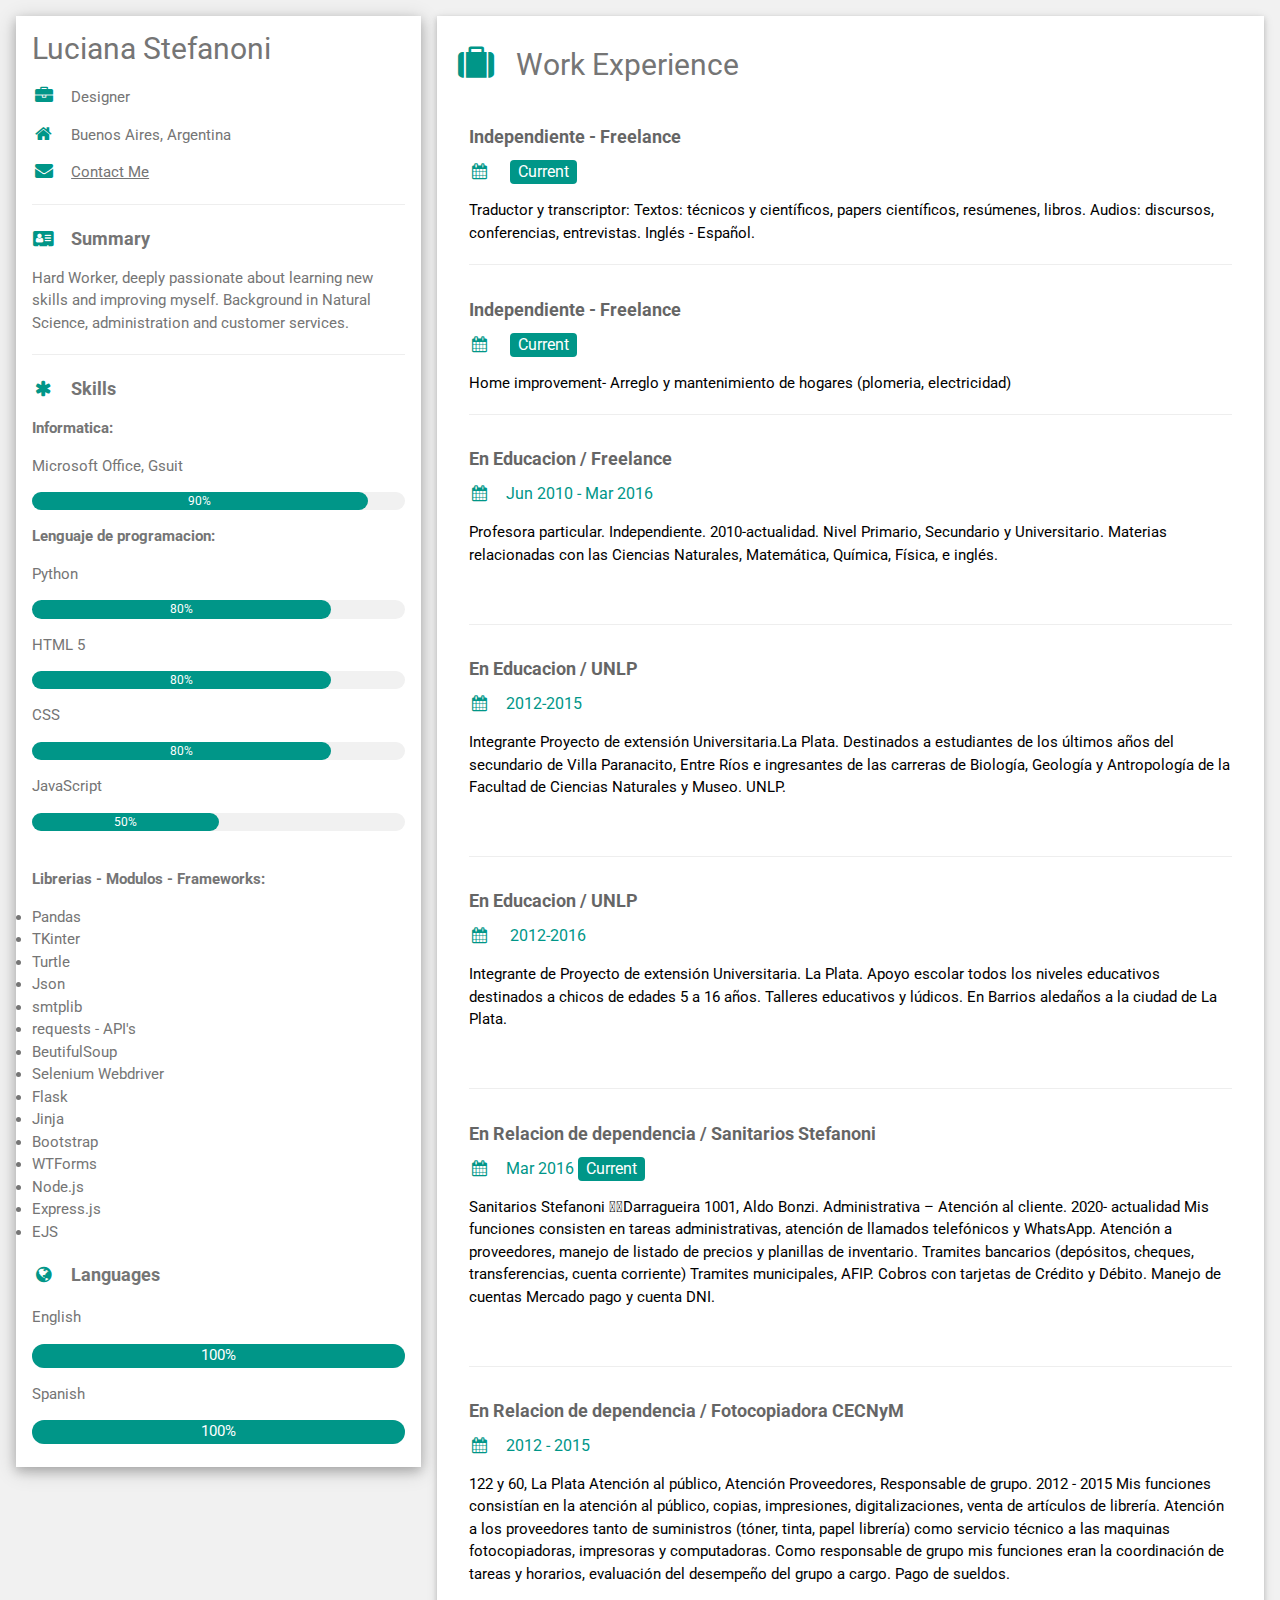
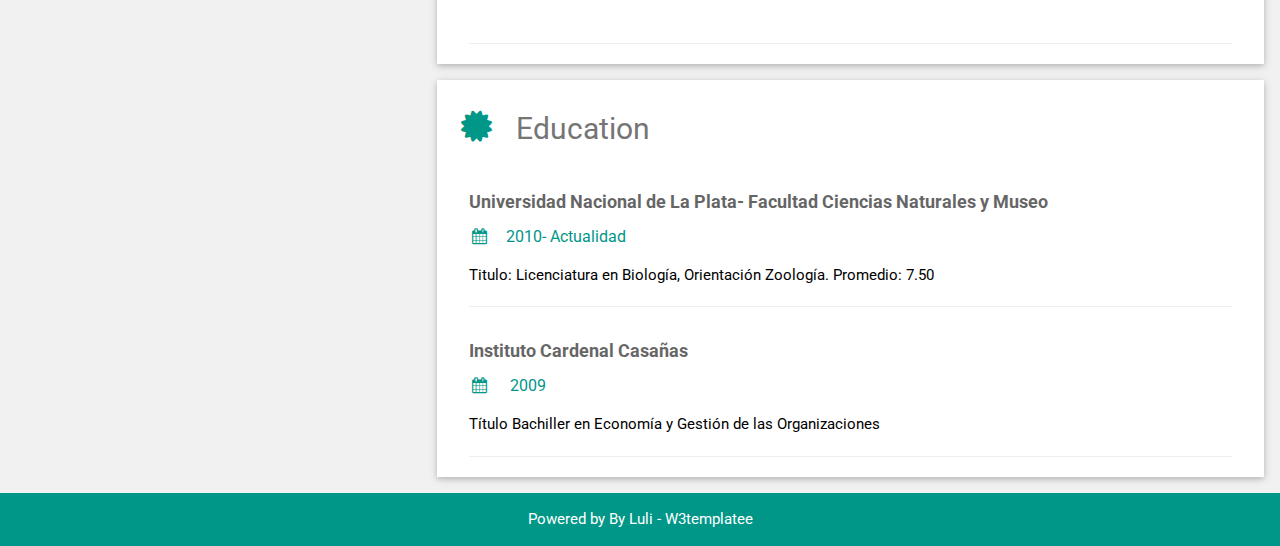
<file: index.html>
<!DOCTYPE html>
<html>
<head>
<title> Curriculum Vitae</title>
<meta charset="UTF-8">
<meta name="viewport" content="width=device-width, initial-scale=1">
<link rel="stylesheet" href="https://www.w3schools.com/w3css/4/w3.css">
<link rel='stylesheet' href='https://fonts.googleapis.com/css?family=Roboto'>
<link rel="stylesheet" href="https://cdnjs.cloudflare.com/ajax/libs/font-awesome/4.7.0/css/font-awesome.min.css">
<style>
html,body,h1,h2,h3,h4,h5,h6 {font-family: "Roboto", sans-serif}
</style>
</head>
<body class="w3-light-grey">

<!-- Page Container -->
<div class="w3-content w3-margin-top" style="max-width:1400px;">

  <!-- The Grid -->
  <div class="w3-row-padding">
  
    <!-- Left Column -->
    <div class="w3-third">
    
      <div class="w3-white w3-text-grey w3-card-4">
        <div class="w3-display-container">
          
          <div class="w3-display-bottomleft w3-container w3-text-black">
            
          </div>
        </div>
        <div class="w3-container">
            <h2>Luciana Stefanoni</h2>
          <p><i class="fa fa-briefcase fa-fw w3-margin-right w3-large w3-text-teal"></i>Designer</p>
          <p><i class="fa fa-home fa-fw w3-margin-right w3-large w3-text-teal"></i>Buenos Aires, Argentina</p>
          
          <p><i class="fa fa-envelope fa-fw w3-margin-right w3-large w3-text-teal"></i><a href="contact.html">Contact Me </a></p>
          
          <hr>
          <h4 class="w3-large"><b><i class="fa fa-address-card fa-fw w3-margin-right w3-text-teal"></i>Summary</b></h4>
          <p>Hard Worker, deeply passionate about learning new skills and improving myself. 
            Background in Natural Science, administration and customer services.</p>
            
          <hr>
          <h4 class="w3-large"><b><i class="fa fa-asterisk fa-fw w3-margin-right w3-text-teal"></i>Skills</b></h4>
          <p><b>Informatica:</b></p>
          <p>Microsoft Office, Gsuit</p>
          <div class="w3-light-grey w3-round-xlarge w3-small">
            <div class="w3-container w3-center w3-round-xlarge w3-teal" style="width:90%">90%</div>
          </div>
          <p><b>Lenguaje de programacion:</b></p>
          <p>Python</p>
          <div class="w3-light-grey w3-round-xlarge w3-small">
            <div class="w3-container w3-center w3-round-xlarge w3-teal" style="width:80%">
              <div class="w3-center w3-text-white">80%</div>
            </div>
          </div>
          <p>HTML 5</p>
          <div class="w3-light-grey w3-round-xlarge w3-small">
            <div class="w3-container w3-center w3-round-xlarge w3-teal" style="width:80%">
              <div class="w3-center w3-text-white">80%</div>
            </div>
          </div>
          <p>CSS</p>
          <div class="w3-light-grey w3-round-xlarge w3-small">
            <div class="w3-container w3-center w3-round-xlarge w3-teal" style="width:80%">80%</div>
          </div>
          <p>JavaScript</p>
          <div class="w3-light-grey w3-round-xlarge w3-small">
            <div class="w3-container w3-center w3-round-xlarge w3-teal" style="width:50%">50%</div>
          </div>
          <br>
          <p><b>Librerias - Modulos - Frameworks:</b></p>
            <li>Pandas</li>
            <li>TKinter</li>
            <li>Turtle</li>
            <li>Json</li>
            <li>smtplib</li>
            <li>requests - API's</li>
            <li>BeutifulSoup</li>
            <li>Selenium Webdriver</li>
            <li>Flask</li>
            <li>Jinja</li>
            <li>Bootstrap</li>
            <li>WTForms</li>
            <li>Node.js</li>
            <li>Express.js</li>
            <li>EJS</li>
          
          <div class="w3-light-grey w3-round-xlarge w3-small">
            
          </div>

          <p class="w3-large w3-text-theme"><b><i class="fa fa-globe fa-fw w3-margin-right w3-text-teal"></i>Languages</b></p>
          <p>English</p>
          <div class="w3-light-grey w3-round-xlarge">
            <div class="w3-round-xlarge w3-teal" style="height:24px;width:100%;text-align: center;">100%</div>
          </div>
          <p>Spanish</p>
          <div class="w3-light-grey w3-round-xlarge">
            <div class="w3-round-xlarge w3-teal" style="height:24px;width:100%;text-align: center;">100%</div>
          </div>
          <br>
        </div>
      </div><br>

    <!-- End Left Column -->
    </div>

    <!-- Right Column -->
    <div class="w3-twothird">
    
      <div class="w3-container w3-card w3-white w3-margin-bottom">
        <h2 class="w3-text-grey w3-padding-16"><i class="fa fa-suitcase fa-fw w3-margin-right w3-xxlarge w3-text-teal"></i>Work Experience</h2>
        <div class="w3-container">
          <h5 class="w3-opacity"><b>Independiente - Freelance</b></h5>
          <h6 class="w3-text-teal"><i class="fa fa-calendar fa-fw w3-margin-right"></i> <span class="w3-tag w3-teal w3-round">Current</span></h6>
          <p>Traductor y transcriptor: Textos: técnicos y científicos, papers científicos, resúmenes,
            libros. Audios: discursos, conferencias, entrevistas. Inglés - Español.</p>
          <hr>
        </div>
        <div class="w3-container">
          <h5 class="w3-opacity"><b>Independiente - Freelance</b></h5>
          <h6 class="w3-text-teal"><i class="fa fa-calendar fa-fw w3-margin-right"></i> <span class="w3-tag w3-teal w3-round">Current</span></h6>
          <p>Home improvement- Arreglo y mantenimiento de hogares (plomeria, electricidad)</p>
          <hr>
        </div>
        <div class="w3-container">
          <h5 class="w3-opacity"><b> En Educacion / Freelance</b></h5>
          <h6 class="w3-text-teal"><i class="fa fa-calendar fa-fw w3-margin-right"></i>Jun 2010 - Mar 2016</h6>
          <p>Profesora particular. Independiente. 2010-actualidad. Nivel Primario, Secundario y
            Universitario. Materias relacionadas con las Ciencias Naturales, Matemática, Química,
            Física, e inglés. </p><br>
            <hr>
        </div>
        <div class="w3-container">
            <h5 class="w3-opacity"><b> En Educacion / UNLP</b></h5>
            <h6 class="w3-text-teal"><i class="fa fa-calendar fa-fw w3-margin-right"></i>2012-2015</h6>
            <p>Integrante Proyecto de extensión Universitaria.La Plata. Destinados a
                estudiantes de los últimos años del secundario de Villa Paranacito, Entre Ríos e ingresantes
                de las carreras de Biología, Geología y Antropología de la Facultad de Ciencias
                Naturales y Museo. UNLP. </p><br><hr>
        </div>
        <div class="w3-container">
            <h5 class="w3-opacity"><b> En Educacion / UNLP</b></h5>
            <h6 class="w3-text-teal"><i class="fa fa-calendar fa-fw w3-margin-right"></i> 2012-2016</h6>
            <p>Integrante de Proyecto de extensión Universitaria. La Plata. Apoyo
                escolar todos los niveles educativos destinados a chicos de edades 5 a 16 años. Talleres
                educativos y lúdicos. En Barrios aledaños a la ciudad de La Plata. </p><br><hr>
        </div>
        <div class="w3-container">
            <h5 class="w3-opacity"><b> En Relacion de dependencia / Sanitarios Stefanoni</b></h5>
            <h6 class="w3-text-teal"><i class="fa fa-calendar fa-fw w3-margin-right"></i>Mar 2016 <span class="w3-tag w3-teal w3-round">Current</span></h6>
            <p>Sanitarios Stefanoni Darragueira 1001, Aldo Bonzi.
                Administrativa – Atención al cliente. 2020- actualidad
                Mis funciones consisten en tareas administrativas, atención de llamados telefónicos y
                WhatsApp. Atención a proveedores, manejo de listado de precios y planillas de inventario.
                Tramites bancarios (depósitos, cheques, transferencias, cuenta corriente) Tramites
                municipales, AFIP. Cobros con tarjetas de Crédito y Débito. Manejo de cuentas Mercado
                pago y cuenta DNI. </p><br><hr>
        </div>   
        <div class="w3-container">
            <h5 class="w3-opacity"><b> En Relacion de dependencia / Fotocopiadora CECNyM </b></h5>
            <h6 class="w3-text-teal"><i class="fa fa-calendar fa-fw w3-margin-right"></i>2012 - 2015</h6>
            <p> 122 y 60, La Plata
                Atención al público, Atención Proveedores, Responsable de grupo. 2012 - 2015
                Mis funciones consistían en la atención al público, copias, impresiones, digitalizaciones, venta
                de artículos de librería. Atención a los proveedores tanto de suministros (tóner,
                tinta, papel librería) como servicio técnico a las maquinas fotocopiadoras, impresoras y
                computadoras. Como responsable de grupo mis funciones eran la coordinación de tareas y
                horarios, evaluación del desempeño del grupo a cargo. Pago de sueldos. </p><br><hr>
        </div>      

    </div>



      <div class="w3-container w3-card w3-white">
        <h2 class="w3-text-grey w3-padding-16"><i class="fa fa-certificate fa-fw w3-margin-right w3-xxlarge w3-text-teal"></i>Education</h2>
        <div class="w3-container">
          <h5 class="w3-opacity"><b>Universidad Nacional de La Plata- Facultad Ciencias Naturales y Museo</b></h5>
          <h6 class="w3-text-teal"><i class="fa fa-calendar fa-fw w3-margin-right"></i>2010- Actualidad</h6>
          <p>Titulo: Licenciatura en Biología, Orientación Zoología.
            Promedio: 7.50</p>
          <hr>
        </div>
        <div class="w3-container">
          <h5 class="w3-opacity"><b>Instituto Cardenal Casañas</b></h5>
          <h6 class="w3-text-teal"><i class="fa fa-calendar fa-fw w3-margin-right"></i> 2009</h6>
          <p>Título Bachiller en Economía y Gestión de las Organizaciones</p>
          <hr>
        </div>
        
      </div>

    <!-- End Right Column -->
    </div>
    
  <!-- End Grid -->
  </div>
  
  <!-- End Page Container -->
</div>

<footer class="w3-container w3-teal w3-center w3-margin-top">
  <p> Powered by By Luli - W3templatee</p>
</footer>

</body>
</html>
</file>
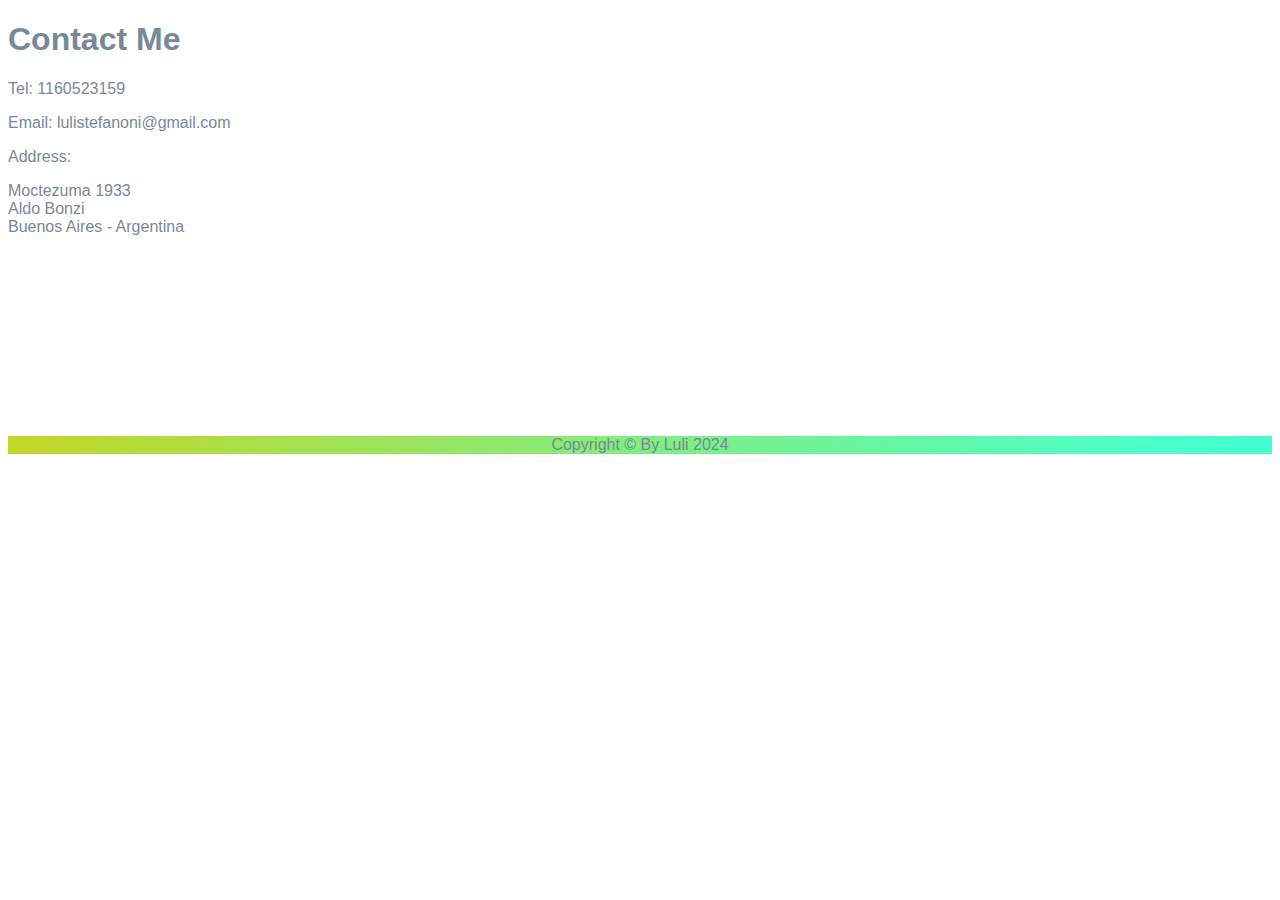
<file: contact.html>
<!DOCTYPE html>
<html lang="en">
  <head>
    <meta charset="UTF-8">
    <meta name="viewport" content="width=device-width, initial-scale=1.0">
    <title>Contact Information</title>
    <link rel="stylesheet" href="public/styles/main.css"/>
    <link href="https://cdn.jsdelivr.net/npm/bootstrap@5.3.2/dist/css/bootstrap.min.css" rel="stylesheet" 
    integrity="sha384-T3c6CoIi6uLrA9TneNEoa7RxnatzjcDSCmG1MXxSR1GAsXEV/Dwwykc2MPK8M2HN" crossorigin="anonymous">
  </head>


  <body>
    <section id="title" class="gradient-background ">
      <div class="container col-xxl-8 px-4 py-5 pb-0"> </div>
    </section>
    <section> 
        <div class="px-4 py-5 my-5 text-center">
    
          <h1 class="display-5 fw-bold text-body-emphasis"> Contact Me</h1>
     
          <p>Tel: 1160523159</p>

          <p>Email: lulistefanoni@gmail.com</p>
          <p>Address:</p>
          <p>
            Moctezuma 1933<br />
            Aldo Bonzi<br />
            Buenos Aires - Argentina <br />
          </p>
        </div>
    </section>
     
    <section id="title" class="gradient-background ">
    
      <div class="container col-xxl-8 px-4 py-5 pb-0">
      
        <div class="row flex-lg-row-reverse align-items-center g-5 pt-5">
        
          <footer>
            <p>Copyright © By Luli 2024 </p>
          </footer>
     
        </div>
      </div>

    </section>
  </body>
</html>
</file>
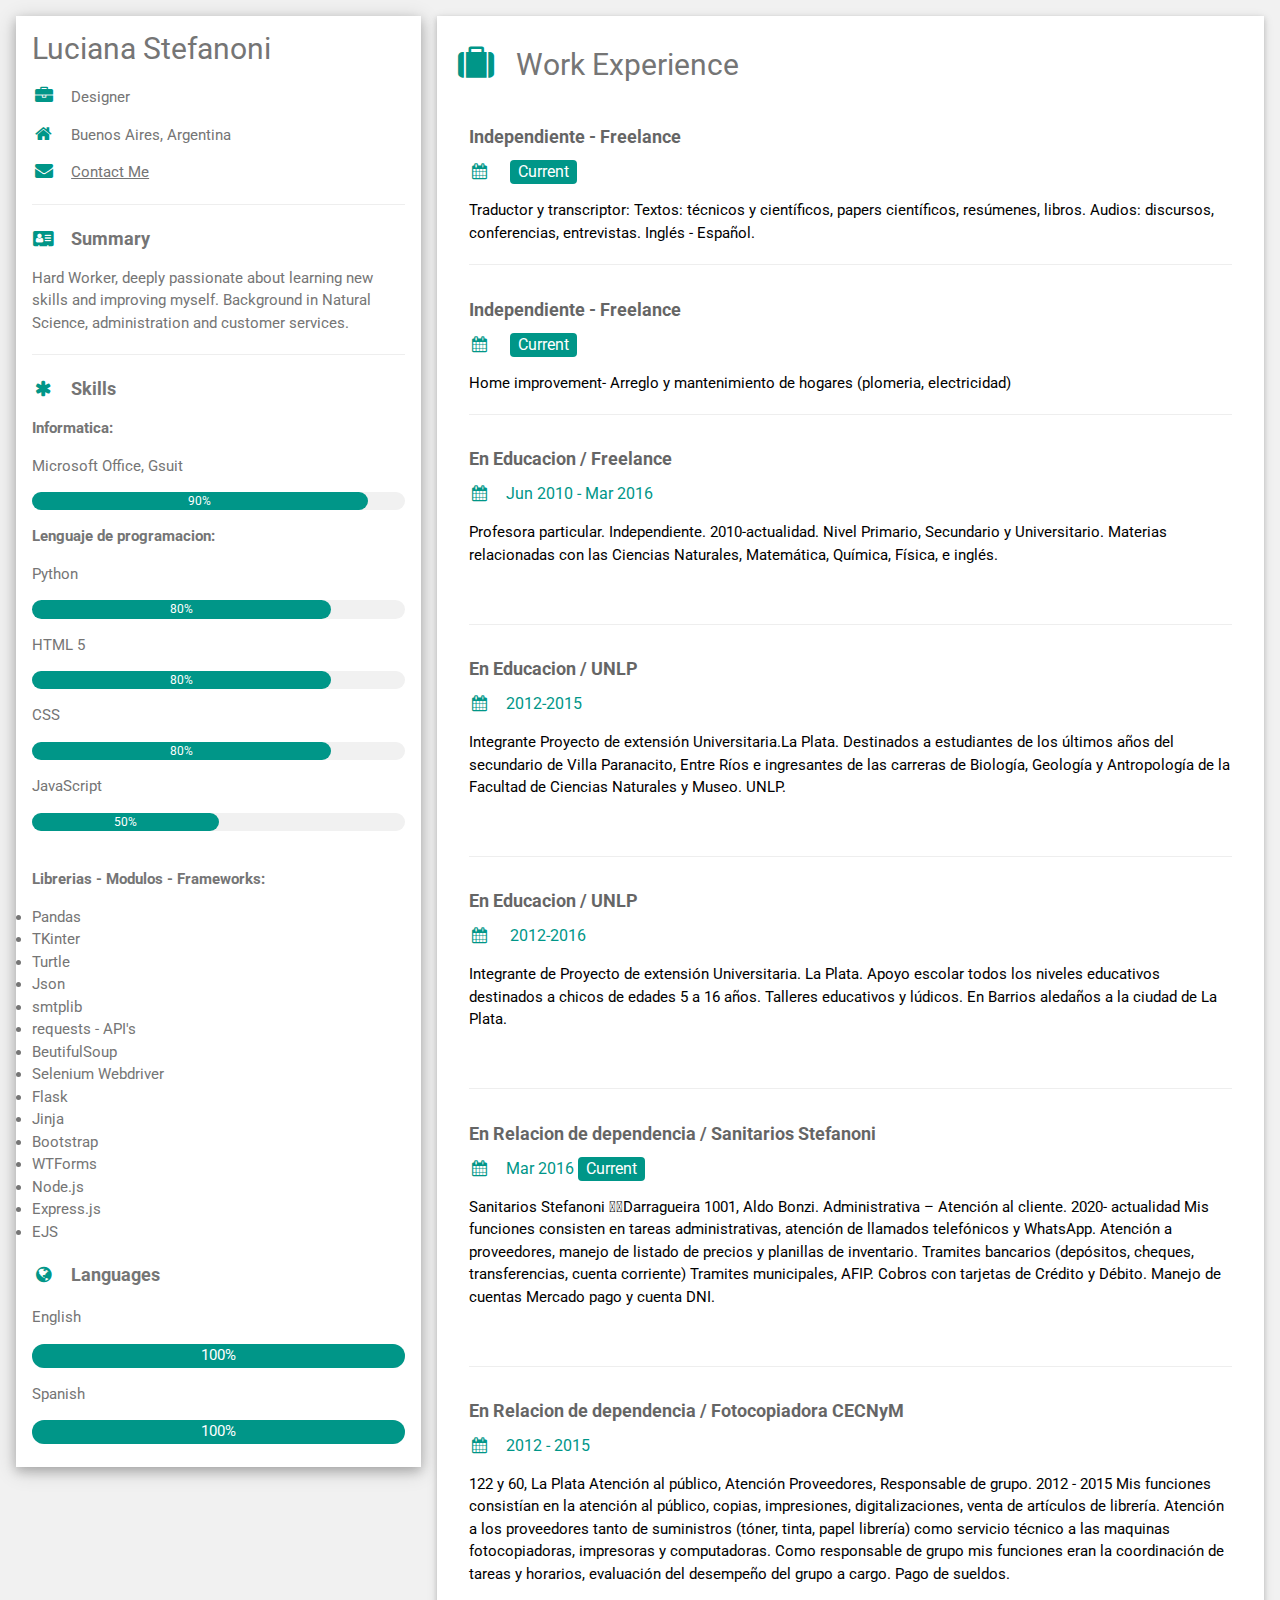
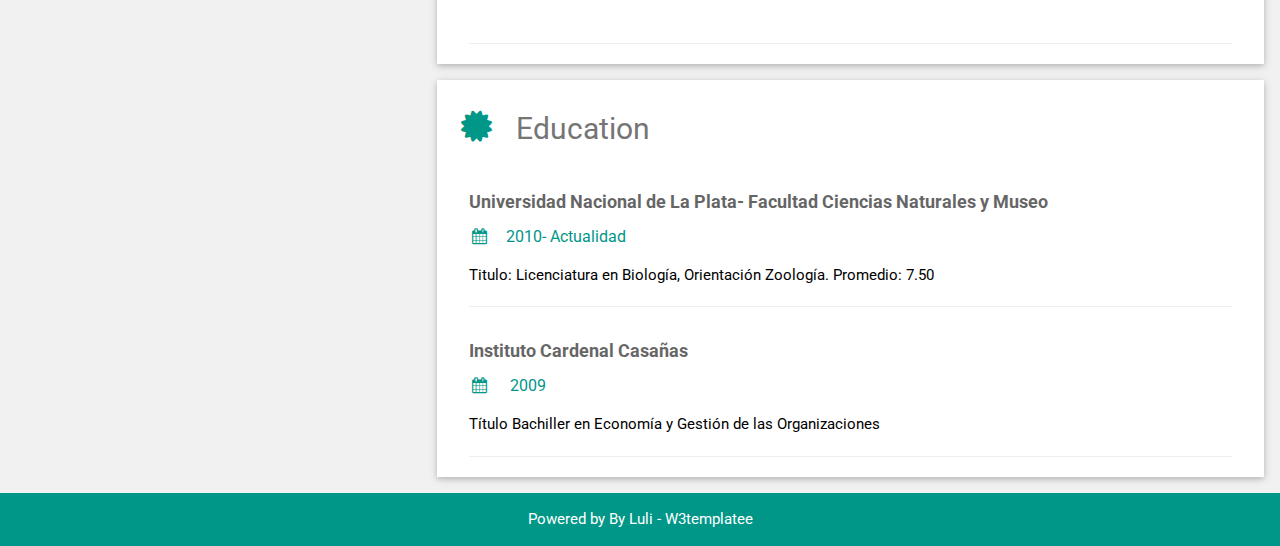
<file: resume.html>
<!DOCTYPE html>
<html>
<head>
<title><%= pageTitle %></title>
<meta charset="UTF-8">
<meta name="viewport" content="width=device-width, initial-scale=1">
<link rel="stylesheet" href="https://www.w3schools.com/w3css/4/w3.css">
<link rel='stylesheet' href='https://fonts.googleapis.com/css?family=Roboto'>
<link rel="stylesheet" href="https://cdnjs.cloudflare.com/ajax/libs/font-awesome/4.7.0/css/font-awesome.min.css">
<style>
html,body,h1,h2,h3,h4,h5,h6 {font-family: "Roboto", sans-serif}
</style>
</head>
<body class="w3-light-grey">

<!-- Page Container -->
<div class="w3-content w3-margin-top" style="max-width:1400px;">

  <!-- The Grid -->
  <div class="w3-row-padding">
  
    <!-- Left Column -->
    <div class="w3-third">
    
      <div class="w3-white w3-text-grey w3-card-4">
        <div class="w3-display-container">
          
          <div class="w3-display-bottomleft w3-container w3-text-black">
            
          </div>
        </div>
        <div class="w3-container">
            <h2>Luciana Stefanoni</h2>
          <p><i class="fa fa-briefcase fa-fw w3-margin-right w3-large w3-text-teal"></i>Designer</p>
          <p><i class="fa fa-home fa-fw w3-margin-right w3-large w3-text-teal"></i>Buenos Aires, Argentina</p>
          
          <p><i class="fa fa-envelope fa-fw w3-margin-right w3-large w3-text-teal"></i><a href="contact.html">Contact Me </a></p>
          
          <hr>
          <h4 class="w3-large"><b><i class="fa fa-address-card fa-fw w3-margin-right w3-text-teal"></i>Summary</b></h4>
          <p>Hard Worker, deeply passionate about learning new skills and improving myself. 
            Background in Natural Science, administration and customer services.</p>
            
          <hr>
          <h4 class="w3-large"><b><i class="fa fa-asterisk fa-fw w3-margin-right w3-text-teal"></i>Skills</b></h4>
          <p><b>Informatica:</b></p>
          <p>Microsoft Office, Gsuit</p>
          <div class="w3-light-grey w3-round-xlarge w3-small">
            <div class="w3-container w3-center w3-round-xlarge w3-teal" style="width:90%">90%</div>
          </div>
          <p><b>Lenguaje de programacion:</b></p>
          <p>Python</p>
          <div class="w3-light-grey w3-round-xlarge w3-small">
            <div class="w3-container w3-center w3-round-xlarge w3-teal" style="width:80%">
              <div class="w3-center w3-text-white">80%</div>
            </div>
          </div>
          <p>HTML 5</p>
          <div class="w3-light-grey w3-round-xlarge w3-small">
            <div class="w3-container w3-center w3-round-xlarge w3-teal" style="width:80%">
              <div class="w3-center w3-text-white">80%</div>
            </div>
          </div>
          <p>CSS</p>
          <div class="w3-light-grey w3-round-xlarge w3-small">
            <div class="w3-container w3-center w3-round-xlarge w3-teal" style="width:80%">80%</div>
          </div>
          <p>JavaScript</p>
          <div class="w3-light-grey w3-round-xlarge w3-small">
            <div class="w3-container w3-center w3-round-xlarge w3-teal" style="width:50%">50%</div>
          </div>
          <br>
          <p><b>Librerias - Modulos - Frameworks:</b></p>
            <li>Pandas</li>
            <li>TKinter</li>
            <li>Turtle</li>
            <li>Json</li>
            <li>smtplib</li>
            <li>requests - API's</li>
            <li>BeutifulSoup</li>
            <li>Selenium Webdriver</li>
            <li>Flask</li>
            <li>Jinja</li>
            <li>Bootstrap</li>
            <li>WTForms</li>
            <li>Node.js</li>
            <li>Express.js</li>
            <li>EJS</li>
          
          <div class="w3-light-grey w3-round-xlarge w3-small">
            
          </div>

          <p class="w3-large w3-text-theme"><b><i class="fa fa-globe fa-fw w3-margin-right w3-text-teal"></i>Languages</b></p>
          <p>English</p>
          <div class="w3-light-grey w3-round-xlarge">
            <div class="w3-round-xlarge w3-teal" style="height:24px;width:100%;text-align: center;">100%</div>
          </div>
          <p>Spanish</p>
          <div class="w3-light-grey w3-round-xlarge">
            <div class="w3-round-xlarge w3-teal" style="height:24px;width:100%;text-align: center;">100%</div>
          </div>
          <br>
        </div>
      </div><br>

    <!-- End Left Column -->
    </div>

    <!-- Right Column -->
    <div class="w3-twothird">
    
      <div class="w3-container w3-card w3-white w3-margin-bottom">
        <h2 class="w3-text-grey w3-padding-16"><i class="fa fa-suitcase fa-fw w3-margin-right w3-xxlarge w3-text-teal"></i>Work Experience</h2>
        <div class="w3-container">
          <h5 class="w3-opacity"><b>Independiente - Freelance</b></h5>
          <h6 class="w3-text-teal"><i class="fa fa-calendar fa-fw w3-margin-right"></i> <span class="w3-tag w3-teal w3-round">Current</span></h6>
          <p>Traductor y transcriptor: Textos: técnicos y científicos, papers científicos, resúmenes,
            libros. Audios: discursos, conferencias, entrevistas. Inglés - Español.</p>
          <hr>
        </div>
        <div class="w3-container">
          <h5 class="w3-opacity"><b>Independiente - Freelance</b></h5>
          <h6 class="w3-text-teal"><i class="fa fa-calendar fa-fw w3-margin-right"></i> <span class="w3-tag w3-teal w3-round">Current</span></h6>
          <p>Home improvement- Arreglo y mantenimiento de hogares (plomeria, electricidad)</p>
          <hr>
        </div>
        <div class="w3-container">
          <h5 class="w3-opacity"><b> En Educacion / Freelance</b></h5>
          <h6 class="w3-text-teal"><i class="fa fa-calendar fa-fw w3-margin-right"></i>Jun 2010 - Mar 2016</h6>
          <p>Profesora particular. Independiente. 2010-actualidad. Nivel Primario, Secundario y
            Universitario. Materias relacionadas con las Ciencias Naturales, Matemática, Química,
            Física, e inglés. </p><br>
            <hr>
        </div>
        <div class="w3-container">
            <h5 class="w3-opacity"><b> En Educacion / UNLP</b></h5>
            <h6 class="w3-text-teal"><i class="fa fa-calendar fa-fw w3-margin-right"></i>2012-2015</h6>
            <p>Integrante Proyecto de extensión Universitaria.La Plata. Destinados a
                estudiantes de los últimos años del secundario de Villa Paranacito, Entre Ríos e ingresantes
                de las carreras de Biología, Geología y Antropología de la Facultad de Ciencias
                Naturales y Museo. UNLP. </p><br><hr>
        </div>
        <div class="w3-container">
            <h5 class="w3-opacity"><b> En Educacion / UNLP</b></h5>
            <h6 class="w3-text-teal"><i class="fa fa-calendar fa-fw w3-margin-right"></i> 2012-2016</h6>
            <p>Integrante de Proyecto de extensión Universitaria. La Plata. Apoyo
                escolar todos los niveles educativos destinados a chicos de edades 5 a 16 años. Talleres
                educativos y lúdicos. En Barrios aledaños a la ciudad de La Plata. </p><br><hr>
        </div>
        <div class="w3-container">
            <h5 class="w3-opacity"><b> En Relacion de dependencia / Sanitarios Stefanoni</b></h5>
            <h6 class="w3-text-teal"><i class="fa fa-calendar fa-fw w3-margin-right"></i>Mar 2016 <span class="w3-tag w3-teal w3-round">Current</span></h6>
            <p>Sanitarios Stefanoni Darragueira 1001, Aldo Bonzi.
                Administrativa – Atención al cliente. 2020- actualidad
                Mis funciones consisten en tareas administrativas, atención de llamados telefónicos y
                WhatsApp. Atención a proveedores, manejo de listado de precios y planillas de inventario.
                Tramites bancarios (depósitos, cheques, transferencias, cuenta corriente) Tramites
                municipales, AFIP. Cobros con tarjetas de Crédito y Débito. Manejo de cuentas Mercado
                pago y cuenta DNI. </p><br><hr>
        </div>   
        <div class="w3-container">
            <h5 class="w3-opacity"><b> En Relacion de dependencia / Fotocopiadora CECNyM </b></h5>
            <h6 class="w3-text-teal"><i class="fa fa-calendar fa-fw w3-margin-right"></i>2012 - 2015</h6>
            <p> 122 y 60, La Plata
                Atención al público, Atención Proveedores, Responsable de grupo. 2012 - 2015
                Mis funciones consistían en la atención al público, copias, impresiones, digitalizaciones, venta
                de artículos de librería. Atención a los proveedores tanto de suministros (tóner,
                tinta, papel librería) como servicio técnico a las maquinas fotocopiadoras, impresoras y
                computadoras. Como responsable de grupo mis funciones eran la coordinación de tareas y
                horarios, evaluación del desempeño del grupo a cargo. Pago de sueldos. </p><br><hr>
        </div>      

    </div>



      <div class="w3-container w3-card w3-white">
        <h2 class="w3-text-grey w3-padding-16"><i class="fa fa-certificate fa-fw w3-margin-right w3-xxlarge w3-text-teal"></i>Education</h2>
        <div class="w3-container">
          <h5 class="w3-opacity"><b>Universidad Nacional de La Plata- Facultad Ciencias Naturales y Museo</b></h5>
          <h6 class="w3-text-teal"><i class="fa fa-calendar fa-fw w3-margin-right"></i>2010- Actualidad</h6>
          <p>Titulo: Licenciatura en Biología, Orientación Zoología.
            Promedio: 7.50</p>
          <hr>
        </div>
        <div class="w3-container">
          <h5 class="w3-opacity"><b>Instituto Cardenal Casañas</b></h5>
          <h6 class="w3-text-teal"><i class="fa fa-calendar fa-fw w3-margin-right"></i> 2009</h6>
          <p>Título Bachiller en Economía y Gestión de las Organizaciones</p>
          <hr>
        </div>
        
      </div>

    <!-- End Right Column -->
    </div>
    
  <!-- End Grid -->
  </div>
  
  <!-- End Page Container -->
</div>

<footer class="w3-container w3-teal w3-center w3-margin-top">
  <p> Powered by By Luli - W3templatee</p>
</footer>

</body>
</html>
</file>
<file: public/styles/main.css>
.gradient-background {
    background: linear-gradient(300deg, #00f7ff, #4cffc9, #c4d626);
    background-size: 180% 180%;
    animation: gradient-animation 18s ease infinite;
  }
  
  @keyframes gradient-animation {
    0% {
      background-position: 0% 50%;
    }
    50% {
      background-position: 100% 50%;
    }
    100% {
      background-position: 0% 50%;
    }
  }

  footer{
    justify-content: center;
    text-align: center;
    margin-top: 200px;
  }

  #testimonial{
    display: block;
  }

  img{
    width: 200px;
    border-radius: 50%;
  }
  html,body,h1,h2,h3,h4,h5,h6,a {font-family: "Roboto", sans-serif; color:lightslategray;}
  h1.awe{font-size:6rem;}
  p.lead{
    display: inline-flex;
    text-align: center;
    justify-content: center;

  }

 .links{
    display:inline-flex;
    
  }

  .navLink{
    margin-left: 20px;
  }
</file>
